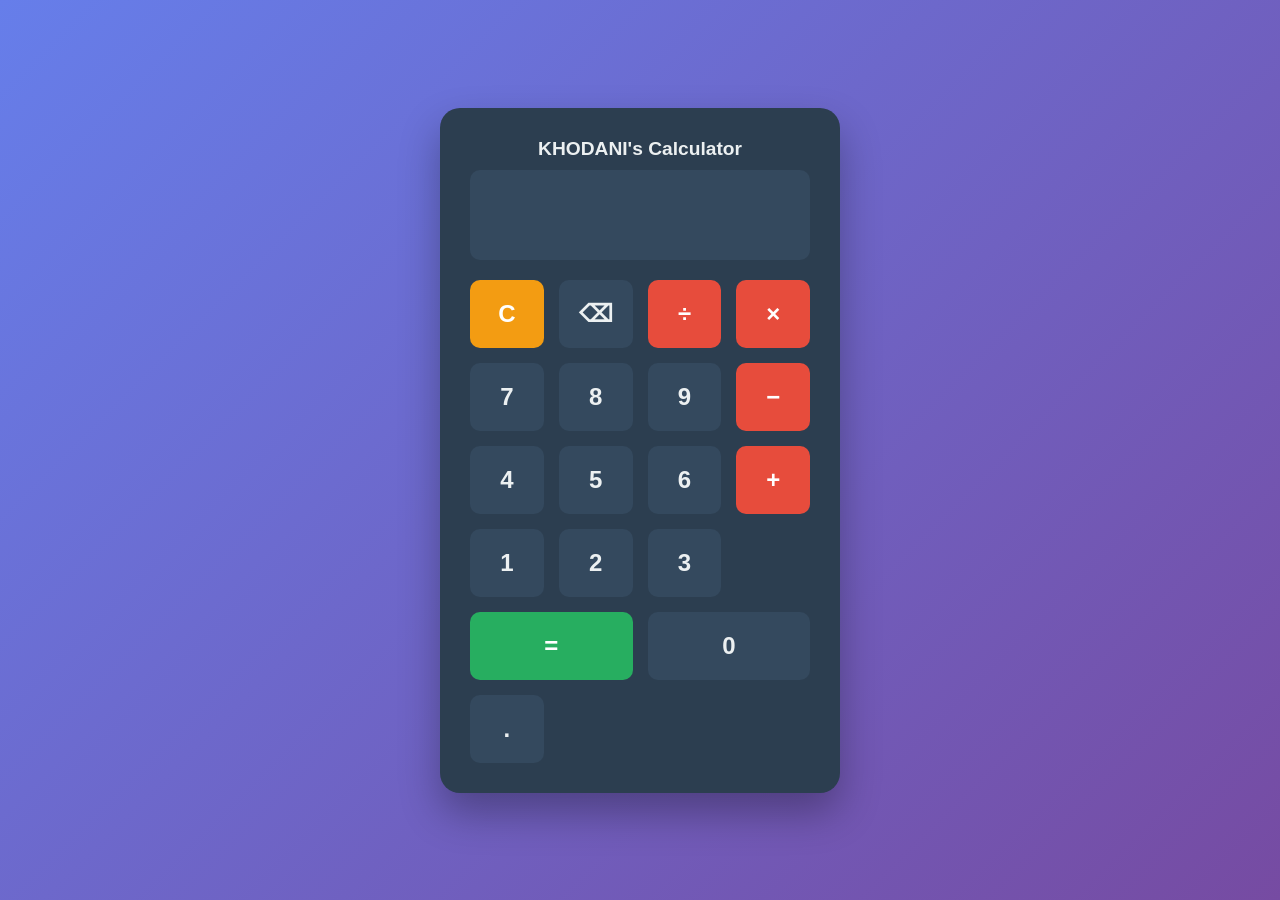
<file: calculator.html>
<!DOCTYPE html>
<html lang="en">
<head>
    <meta charset="UTF-8">
    <meta name="viewport" content="width=device-width, initial-scale=1.0">
    <title>Calculator - KHODANI</title>
    <style>
        * {
            margin: 0;
            padding: 0;
            box-sizing: border-box;
        }

        body {
            font-family: 'Arial', sans-serif;
            background: linear-gradient(135deg, #667eea 0%, #764ba2 100%);
            min-height: 100vh;
            display: flex;
            justify-content: center;
            align-items: center;
            padding: 20px;
        }

        .calculator {
            background: #2c3e50;
            border-radius: 20px;
            box-shadow: 0 20px 40px rgba(0, 0, 0, 0.3);
            padding: 30px;
            max-width: 400px;
            width: 100%;
        }

        .display {
            background: #34495e;
            border-radius: 10px;
            padding: 20px;
            margin-bottom: 20px;
            text-align: right;
            min-height: 80px;
            display: flex;
            flex-direction: column;
            justify-content: flex-end;
        }

        .display input {
            background: transparent;
            border: none;
            outline: none;
            font-size: 2.5rem;
            color: #ecf0f1;
            text-align: right;
            width: 100%;
            font-family: 'Courier New', monospace;
        }

        .display .previous {
            font-size: 1rem;
            color: #7f8c8d;
            margin-bottom: 5px;
        }

        .buttons {
            display: grid;
            grid-template-columns: repeat(4, 1fr);
            gap: 15px;
        }

        button {
            padding: 20px;
            font-size: 1.5rem;
            font-weight: bold;
            border: none;
            border-radius: 10px;
            cursor: pointer;
            transition: all 0.2s ease;
            background: #34495e;
            color: #ecf0f1;
        }

        button:hover {
            transform: translateY(-2px);
            box-shadow: 0 5px 15px rgba(0, 0, 0, 0.2);
        }

        button:active {
            transform: translateY(0);
        }

        .operator {
            background: #e74c3c;
            color: white;
        }

        .operator:hover {
            background: #c0392b;
        }

        .equals {
            background: #27ae60;
            color: white;
            grid-column: span 2;
        }

        .equals:hover {
            background: #229954;
        }

        .clear {
            background: #f39c12;
            color: white;
        }

        .clear:hover {
            background: #e67e22;
        }

        .zero {
            grid-column: span 2;
        }

        .title {
            text-align: center;
            color: #ecf0f1;
            margin-bottom: 10px;
            font-size: 1.2rem;
            font-weight: bold;
        }

        @media (max-width: 480px) {
            .calculator {
                padding: 20px;
                max-width: 350px;
            }

            .display input {
                font-size: 2rem;
            }

            button {
                padding: 15px;
                font-size: 1.2rem;
            }
        }
    </style>
</head>
<body>
    <div class="calculator">
        <div class="title">KHODANI's Calculator</div>
        <div class="display">
            <div class="previous"></div>
            <input type="text" id="display" readonly>
        </div>
        <div class="buttons">
            <button class="clear" onclick="clearDisplay()">C</button>
            <button onclick="deleteLast()">⌫</button>
            <button class="operator" onclick="appendToDisplay('/')">÷</button>
            <button class="operator" onclick="appendToDisplay('*')">×</button>

            <button onclick="appendToDisplay('7')">7</button>
            <button onclick="appendToDisplay('8')">8</button>
            <button onclick="appendToDisplay('9')">9</button>
            <button class="operator" onclick="appendToDisplay('-')">−</button>

            <button onclick="appendToDisplay('4')">4</button>
            <button onclick="appendToDisplay('5')">5</button>
            <button onclick="appendToDisplay('6')">6</button>
            <button class="operator" onclick="appendToDisplay('+')">+</button>

            <button onclick="appendToDisplay('1')">1</button>
            <button onclick="appendToDisplay('2')">2</button>
            <button onclick="appendToDisplay('3')">3</button>
            <button class="equals" onclick="calculate()">=</button>

            <button class="zero" onclick="appendToDisplay('0')">0</button>
            <button onclick="appendToDisplay('.')">.</button>
        </div>
    </div>

    <script>
        let display = document.getElementById('display');
        let previous = document.querySelector('.previous');
        let currentInput = '';
        let operator = '';
        let previousValue = '';

        function appendToDisplay(value) {
            if (['+', '-', '*', '/'].includes(value)) {
                if (currentInput !== '') {
                    if (previousValue !== '' && operator !== '') {
                        calculate();
                    }
                    operator = value;
                    previousValue = currentInput;
                    previous.textContent = previousValue + ' ' + operator;
                    currentInput = '';
                }
            } else {
                currentInput += value;
                display.value = currentInput;
            }
        }

        function calculate() {
            if (previousValue !== '' && currentInput !== '' && operator !== '') {
                let result;
                const prev = parseFloat(previousValue);
                const current = parseFloat(currentInput);

                switch (operator) {
                    case '+':
                        result = prev + current;
                        break;
                    case '-':
                        result = prev - current;
                        break;
                    case '*':
                        result = prev * current;
                        break;
                    case '/':
                        if (current === 0) {
                            alert('Cannot divide by zero!');
                            clearDisplay();
                            return;
                        }
                        result = prev / current;
                        break;
                    default:
                        return;
                }

                // Handle decimal places
                result = Math.round(result * 1000000000) / 1000000000;

                display.value = result;
                previous.textContent = previousValue + ' ' + operator + ' ' + currentInput + ' =';
                currentInput = result.toString();
                operator = '';
                previousValue = '';
            }
        }

        function clearDisplay() {
            display.value = '';
            previous.textContent = '';
            currentInput = '';
            operator = '';
            previousValue = '';
        }

        function deleteLast() {
            currentInput = currentInput.slice(0, -1);
            display.value = currentInput;
        }

        // Keyboard support
        document.addEventListener('keydown', function(event) {
            const key = event.key;

            if (key >= '0' && key <= '9') {
                appendToDisplay(key);
            } else if (key === '.') {
                appendToDisplay('.');
            } else if (['+', '-', '*', '/'].includes(key)) {
                appendToDisplay(key);
            } else if (key === 'Enter' || key === '=') {
                event.preventDefault();
                calculate();
            } else if (key === 'Escape' || key === 'c' || key === 'C') {
                clearDisplay();
            } else if (key === 'Backspace') {
                deleteLast();
            }
        });

        // Initialize display
        clearDisplay();
    </script>
</body>
</html>
</file>
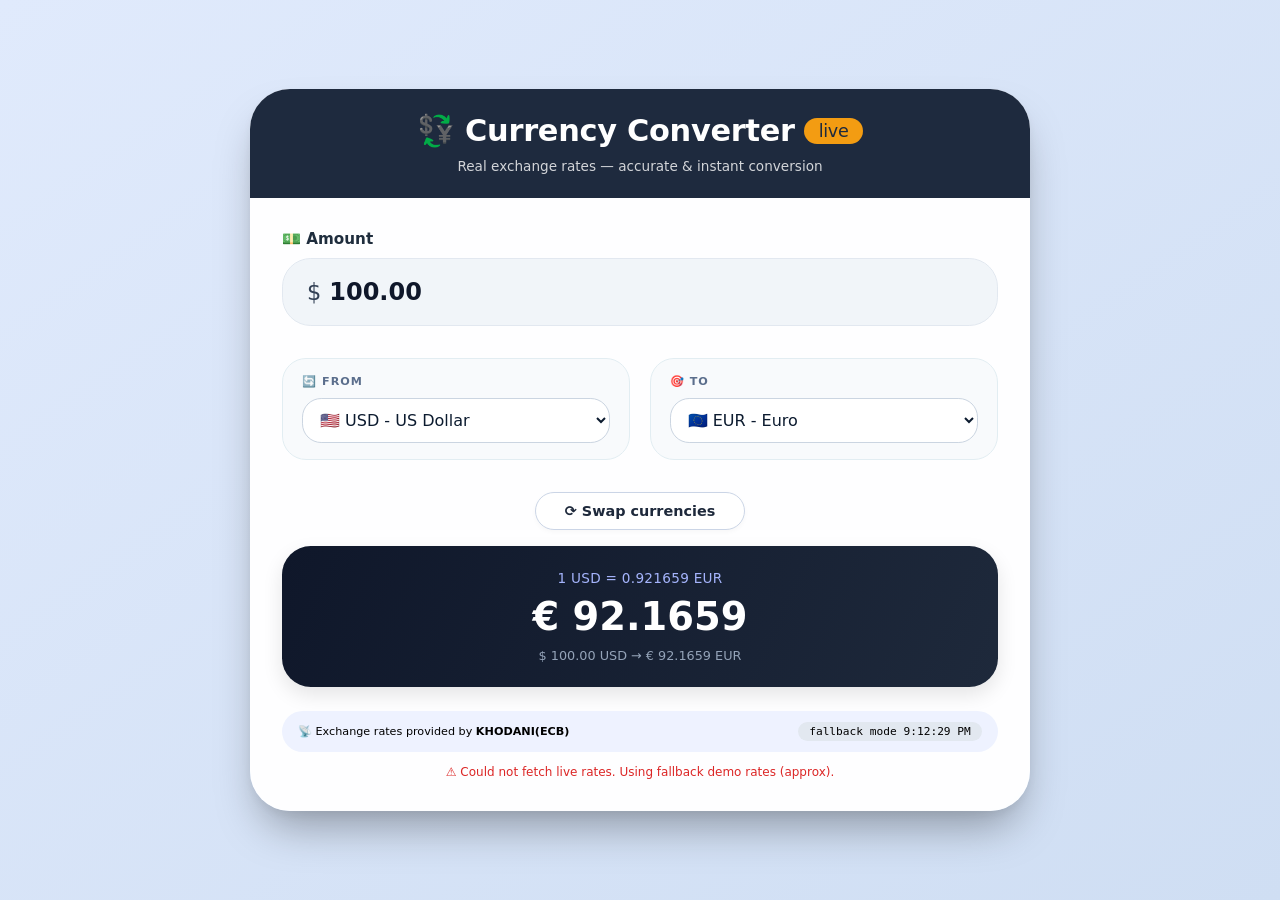
<file: Dollarconveter.html>
<!DOCTYPE html>
<html lang="en">
<head>
  <meta charset="UTF-8">
  <meta name="viewport" content="width=device-width, initial-scale=1.0, user-scalable=yes">
  <title>Real‑time Currency Converter | Live Exchange Rates</title>
  <style>
    * {
      margin: 0;
      padding: 0;
      box-sizing: border-box;
      font-family: system-ui, 'Segoe UI', 'Inter', 'Roboto', sans-serif;
    }

    body {
      min-height: 100vh;
      background: linear-gradient(145deg, #e0eafc 0%, #cfdef3 100%);
      display: flex;
      justify-content: center;
      align-items: center;
      padding: 1.5rem;
    }

    
    .converter-card {
      max-width: 780px;
      width: 100%;
      background: rgba(255, 255, 255, 0.96);
      backdrop-filter: blur(2px);
      border-radius: 2.5rem;
      box-shadow: 0 25px 45px -12px rgba(0, 0, 0, 0.35), 0 4px 12px rgba(0, 0, 0, 0.05);
      overflow: hidden;
      transition: all 0.2s ease;
    }

    
    .card-header {
      background: #1e2a3e;
      padding: 1.5rem 2rem;
      color: white;
      text-align: center;
    }

    .card-header h1 {
      font-size: 1.9rem;
      font-weight: 700;
      letter-spacing: -0.3px;
      display: flex;
      align-items: center;
      justify-content: center;
      gap: 0.6rem;
      flex-wrap: wrap;
    }

    .card-header h1 span {
      background: #f39c12;
      font-size: 1.1rem;
      padding: 0.2rem 0.9rem;
      border-radius: 40px;
      font-weight: 500;
      color: #1e2a3e;
    }

    .sub {
      font-size: 0.85rem;
      margin-top: 0.6rem;
      opacity: 0.8;
      font-weight: 400;
    }

    
    .converter-body {
      padding: 2rem 2rem 2rem 2rem;
    }

    
    .amount-section {
      margin-bottom: 2rem;
    }

    .label-icon {
      display: flex;
      align-items: center;
      gap: 0.5rem;
      font-weight: 600;
      color: #1f2d3d;
      margin-bottom: 0.6rem;
      font-size: 0.95rem;
    }

    .amount-input-wrapper {
      background: #f1f5f9;
      border-radius: 1.8rem;
      padding: 0.2rem 0.2rem 0.2rem 1.5rem;
      display: flex;
      align-items: center;
      border: 1px solid #e2e8f0;
      transition: all 0.2s;
    }

    .amount-input-wrapper:focus-within {
      border-color: #3b82f6;
      box-shadow: 0 0 0 3px rgba(59,130,246,0.2);
      background: white;
    }

    .currency-symbol-prefix {
      font-size: 1.4rem;
      font-weight: 500;
      color: #334155;
      margin-right: 0.5rem;
    }

    #amount {
      width: 100%;
      padding: 1rem 0.8rem 1rem 0;
      font-size: 1.5rem;
      font-weight: 600;
      background: transparent;
      border: none;
      outline: none;
      color: #0f172a;
    }

    #amount::placeholder {
      color: #94a3b8;
      font-weight: 400;
      font-size: 1.2rem;
    }

    
    .currency-pair {
      display: flex;
      flex-wrap: wrap;
      gap: 1.2rem;
      margin-bottom: 2rem;
      justify-content: space-between;
    }

    .currency-box {
      flex: 1;
      min-width: 170px;
      background: #f8fafc;
      border-radius: 1.5rem;
      padding: 1rem 1.2rem;
      border: 1px solid #e2edf2;
      transition: all 0.2s;
    }

    .currency-box label {
      font-size: 0.7rem;
      text-transform: uppercase;
      font-weight: 700;
      letter-spacing: 1px;
      color: #5b6e8c;
      display: block;
      margin-bottom: 0.6rem;
    }

    select {
      width: 100%;
      background: white;
      border: 1px solid #cbd5e1;
      border-radius: 1.2rem;
      padding: 0.7rem 0.8rem;
      font-size: 1rem;
      font-weight: 500;
      color: #0c1b2f;
      cursor: pointer;
      outline: none;
      transition: 0.1s;
    }

    select:focus {
      border-color: #3b82f6;
      box-shadow: 0 0 0 2px #bfdbfe;
    }

    
    .swap-area {
      display: flex;
      justify-content: center;
      margin: 0.2rem 0 1rem 0;
    }

    .swap-btn {
      background: #ffffff;
      border: 1px solid #cbd5e6;
      border-radius: 60px;
      padding: 0.6rem 1.8rem;
      font-weight: 600;
      font-size: 0.9rem;
      display: inline-flex;
      align-items: center;
      gap: 0.6rem;
      cursor: pointer;
      transition: all 0.2s;
      color: #1e293b;
      box-shadow: 0 2px 5px rgba(0,0,0,0.03);
    }

    .swap-btn:hover {
      background: #f1f5f9;
      border-color: #3b82f6;
      transform: scale(0.97);
    }

    
    .result-panel {
      background: linear-gradient(115deg, #0f172a 0%, #1e293b 100%);
      border-radius: 1.8rem;
      padding: 1.5rem 1.8rem;
      margin: 1rem 0 1.5rem 0;
      text-align: center;
      box-shadow: 0 8px 20px rgba(0,0,0,0.1);
    }

    .conversion-rate {
      color: #a5b4fc;
      font-size: 0.85rem;
      letter-spacing: 0.3px;
      margin-bottom: 0.5rem;
    }

    .converted-value {
      font-size: 2.4rem;
      font-weight: 800;
      color: white;
      word-break: break-word;
      line-height: 1.2;
    }

    .converted-value small {
      font-size: 1rem;
      font-weight: 400;
      color: #cbd5e6;
    }

    .original-amount-ref {
      margin-top: 0.5rem;
      font-size: 0.8rem;
      color: #94a3b8;
    }

    
    .rate-footer {
      margin-top: 1rem;
      font-size: 0.7rem;
      background: #eef2ff;
      border-radius: 2rem;
      padding: 0.7rem 1rem;
      display: flex;
      justify-content: space-between;
      align-items: center;
      flex-wrap: wrap;
      gap: 0.5rem;
    }

    .last-update {
      font-family: monospace;
      background: #e2e8f0;
      padding: 0.2rem 0.7rem;
      border-radius: 30px;
    }

    .error-message {
      color: #dc2626;
      font-size: 0.75rem;
      margin-top: 0.4rem;
      font-weight: 500;
    }

    button, select, input {
      user-select: none;
    }

    @media (max-width: 550px) {
      .converter-body {
        padding: 1.5rem;
      }
      .converted-value {
        font-size: 1.7rem;
      }
      .currency-pair {
        flex-direction: column;
        gap: 0.8rem;
      }
    }

    
    .currency-emoji {
      display: inline-block;
      margin-right: 6px;
      font-size: 1rem;
    }
  </style>
</head>
<body>

<div class="converter-card">
  <div class="card-header">
    <h1>
      💱 Currency Converter 
      <span>live</span>
    </h1>
    <div class="sub">Real exchange rates — accurate & instant conversion</div>
  </div>

  <div class="converter-body">
    <!-- Amount input -->
    <div class="amount-section">
      <div class="label-icon">
        💵 Amount
      </div>
      <div class="amount-input-wrapper">
        <span class="currency-symbol-prefix" id="amountPrefix">$</span>
        <input type="number" id="amount" value="100.00" step="any" placeholder="0.00">
      </div>
      <div id="amountError" class="error-message"></div>
    </div>

    
    <div class="currency-pair">
      <div class="currency-box">
        <label>🔄 FROM</label>
        <select id="fromCurrency"></select>
      </div>
      <div class="currency-box">
        <label>🎯 TO</label>
        <select id="toCurrency"></select>
      </div>
    </div>

    
    <div class="swap-area">
      <button class="swap-btn" id="swapBtn">⟳ Swap currencies</button>
    </div>

    
    <div class="result-panel" id="resultPanel">
      <div class="conversion-rate" id="rateDisplay">1 USD = 0.00 EUR</div>
      <div class="converted-value" id="convertedAmount">0.00</div>
      <div class="original-amount-ref" id="originalRef">—</div>
    </div>

    
    <div class="rate-footer">
      <span>📡 Exchange rates provided by <strong>KHODANI(ECB)</strong></span>
      <span class="last-update" id="updateTime">updating...</span>
    </div>
    <div id="globalError" class="error-message" style="text-align: center; margin-top: 0.8rem;"></div>
  </div>
</div>

<script>
  

  const currencyList = [
    { code: "USD", name: "US Dollar", symbol: "$", flag: "🇺🇸" },
    { code: "EUR", name: "Euro", symbol: "€", flag: "🇪🇺" },
    { code: "GBP", name: "British Pound", symbol: "£", flag: "🇬🇧" },
    { code: "JPY", name: "Japanese Yen", symbol: "¥", flag: "🇯🇵" },
    { code: "CAD", name: "Canadian Dollar", symbol: "C$", flag: "🇨🇦" },
    { code: "AUD", name: "Australian Dollar", symbol: "A$", flag: "🇦🇺" },
    { code: "CHF", name: "Swiss Franc", symbol: "CHF", flag: "🇨🇭" },
    { code: "CNY", name: "Chinese Yuan", symbol: "¥", flag: "🇨🇳" },
    { code: "INR", name: "Indian Rupee", symbol: "₹", flag: "🇮🇳" },
    { code: "BRL", name: "Brazilian Real", symbol: "R$", flag: "🇧🇷" },
    { code: "KRW", name: "South Korean Won", symbol: "₩", flag: "🇰🇷" },
    { code: "MXN", name: "Mexican Peso", symbol: "MX$", flag: "🇲🇽" },
    { code: "SGD", name: "Singapore Dollar", symbol: "S$", flag: "🇸🇬" },
    { code: "NZD", name: "New Zealand Dollar", symbol: "NZ$", flag: "🇳🇿" },
    { code: "SEK", name: "Swedish Krona", symbol: "kr", flag: "🇸🇪" },
    { code: "TRY", name: "Turkish Lira", symbol: "₺", flag: "🇹🇷" },
    { code: "ZAR", name: "South African Rand", symbol: "R", flag: "🇿🇦" },
    { code: "AED", name: "Dirham", symbol: "د.إ", flag: "🇦🇪" }
  ];

  
  let exchangeRates = null;        
  let lastFetchTimestamp = null;
  let isFetching = false;
  let currentFrom = "USD";
  let currentTo = "EUR";


  const fromSelect = document.getElementById("fromCurrency");
  const toSelect = document.getElementById("toCurrency");
  const amountInput = document.getElementById("amount");
  const convertedSpan = document.getElementById("convertedAmount");
  const rateDisplaySpan = document.getElementById("rateDisplay");
  const originalRefSpan = document.getElementById("originalRef");
  const updateTimeSpan = document.getElementById("updateTime");
  const amountPrefixSpan = document.getElementById("amountPrefix");
  const amountErrorDiv = document.getElementById("amountError");
  const globalErrorDiv = document.getElementById("globalError");
  const swapBtn = document.getElementById("swapBtn");

  
  function populateCurrencySelects() {
    
    fromSelect.innerHTML = "";
    toSelect.innerHTML = "";

    currencyList.forEach(currency => {
      const optionFrom = document.createElement("option");
      optionFrom.value = currency.code;
      optionFrom.textContent = `${currency.flag} ${currency.code} - ${currency.name}`;
      if (currency.code === currentFrom) optionFrom.selected = true;
      fromSelect.appendChild(optionFrom);

      const optionTo = document.createElement("option");
      optionTo.value = currency.code;
      optionTo.textContent = `${currency.flag} ${currency.code} - ${currency.name}`;
      if (currency.code === currentTo) optionTo.selected = true;
      toSelect.appendChild(optionTo);
    });
  }

  
  function updateAmountSymbol() {
    const selectedCode = fromSelect.value;
    const found = currencyList.find(c => c.code === selectedCode);
    if (found) {
      amountPrefixSpan.textContent = found.symbol + " ";
    } else {
      amountPrefixSpan.textContent = selectedCode + " ";
    }
  }


  async function fetchExchangeRates() {
    if (isFetching) return false;
    isFetching = true;
    globalErrorDiv.textContent = "";
    try {
      
      const response = await fetch("https://api.khodani.app/latest?from=EUR");
      if (!response.ok) throw new Error(`HTTP ${response.status}`);
      const data = await response.json();
      if (data && data.rates) {
        exchangeRates = data.rates;
        
        exchangeRates["EUR"] = 1.0;
        lastFetchTimestamp = new Date();
        updateTimeSpan.textContent = `updated: ${lastFetchTimestamp.toLocaleTimeString()}`;
        isFetching = false;
        return true;
      } else {
        throw new Error("Invalid rates data");
      }
    } catch (err) {
      console.warn("Fetch error: ", err);
      globalErrorDiv.textContent = "⚠️ Could not fetch live rates. Using fallback demo rates (approx).";
      
      exchangeRates = {
        "USD": 1.085, "EUR": 1.0, "GBP": 0.857, "JPY": 169.2, "CAD": 1.482,
        "AUD": 1.626, "CHF": 0.942, "CNY": 7.849, "INR": 90.48, "BRL": 5.523,
        "KRW": 1482.5, "MXN": 18.24, "SGD": 1.456, "NZD": 1.775, "SEK": 11.423,
        "TRY": 35.12, "ZAR": 19.88, "AED": 3.985
      };
      lastFetchTimestamp = new Date();
      updateTimeSpan.textContent = `fallback mode ${lastFetchTimestamp.toLocaleTimeString()}`;
      isFetching = false;
      return true;
    }
  }

  
  function getConversionRate(fromCode, toCode) {
    if (!exchangeRates) return null;
    
    const rateFromEur = exchangeRates[fromCode];
    const rateToEur = exchangeRates[toCode];
    if (rateFromEur === undefined || rateToEur === undefined) return null;
    return rateToEur / rateFromEur;
  }

  
  async function convertCurrency() {
    
    if (!exchangeRates) {
      const success = await fetchExchangeRates();
      if (!success) {
        globalErrorDiv.textContent = "Error loading exchange data.";
        return;
      }
    }

    
    let amountValue = parseFloat(amountInput.value);
    if (isNaN(amountValue)) {
      amountErrorDiv.textContent = "Please enter a valid number";
      amountValue = 0;
    } else {
      amountErrorDiv.textContent = "";
    }

    const fromCurrency = fromSelect.value;
    const toCurrency = toSelect.value;

    
    updateAmountSymbol();

    const rate = getConversionRate(fromCurrency, toCurrency);
    if (rate === null) {
      convertedSpan.innerHTML = "⚠️ Rate unavailable";
      rateDisplaySpan.textContent = `${fromCurrency} → ${toCurrency} : conversion error`;
      originalRefSpan.textContent = `—`;
      return;
    }

    const converted = amountValue * rate;
    
    let formattedConverted;
    if (toCurrency === "JPY" || toCurrency === "KRW") {
      formattedConverted = Math.round(converted).toLocaleString(undefined, { maximumFractionDigits: 0 });
    } else {
      formattedConverted = converted.toLocaleString(undefined, { minimumFractionDigits: 2, maximumFractionDigits: 4 });
    }

    
    const fromSymbol = currencyList.find(c => c.code === fromCurrency)?.symbol || fromCurrency;
    const toSymbol = currencyList.find(c => c.code === toCurrency)?.symbol || toCurrency;
    
    
    convertedSpan.innerHTML = `${toSymbol} ${formattedConverted}`;
    
    
    const inverseRate = rate;
    const rateFormatted = inverseRate.toLocaleString(undefined, { minimumFractionDigits: 4, maximumFractionDigits: 6 });
    rateDisplaySpan.innerHTML = `1 ${fromCurrency} = ${rateFormatted} ${toCurrency}`;

    
    const originalAmountFormatted = amountValue.toLocaleString(undefined, { minimumFractionDigits: 2, maximumFractionDigits: 2 });
    originalRefSpan.innerHTML = `${fromSymbol} ${originalAmountFormatted} ${fromCurrency} → ${toSymbol} ${formattedConverted} ${toCurrency}`;
  }

  
  function swapCurrencies() {
    const fromVal = fromSelect.value;
    const toVal = toSelect.value;
    fromSelect.value = toVal;
    toSelect.value = fromVal;
    // update stored current variables
    currentFrom = fromSelect.value;
    currentTo = toSelect.value;
    updateAmountSymbol();
    convertCurrency(); 
  }

  
  async function refreshRatesAndConvert() {
    
    exchangeRates = null;
    globalErrorDiv.textContent = "";
    const success = await fetchExchangeRates();
    if (success) {
      convertCurrency();
    } else {
      convertCurrency(); 
    }
  }

  async function init() {
    populateCurrencySelects();
  
    currentFrom = "USD";
    currentTo = "EUR";
    fromSelect.value = currentFrom;
    toSelect.value = currentTo;
    updateAmountSymbol();
    
    await fetchExchangeRates();
    await convertCurrency();
    
    
    fromSelect.addEventListener("change", () => {
      currentFrom = fromSelect.value;
      updateAmountSymbol();
      convertCurrency();
    });
    toSelect.addEventListener("change", () => {
      currentTo = toSelect.value;
      convertCurrency();
    });
    amountInput.addEventListener("input", () => convertCurrency());
    swapBtn.addEventListener("click", () => swapCurrencies());
    
    
    setInterval(async () => {
      
      await refreshRatesAndConvert();
    }, 10 * 60 * 1000);
    
    
    amountInput.addEventListener("wheel", (e) => e.preventDefault()); 
  }
  
  init();
</script>
</body>
</html>
</file>
